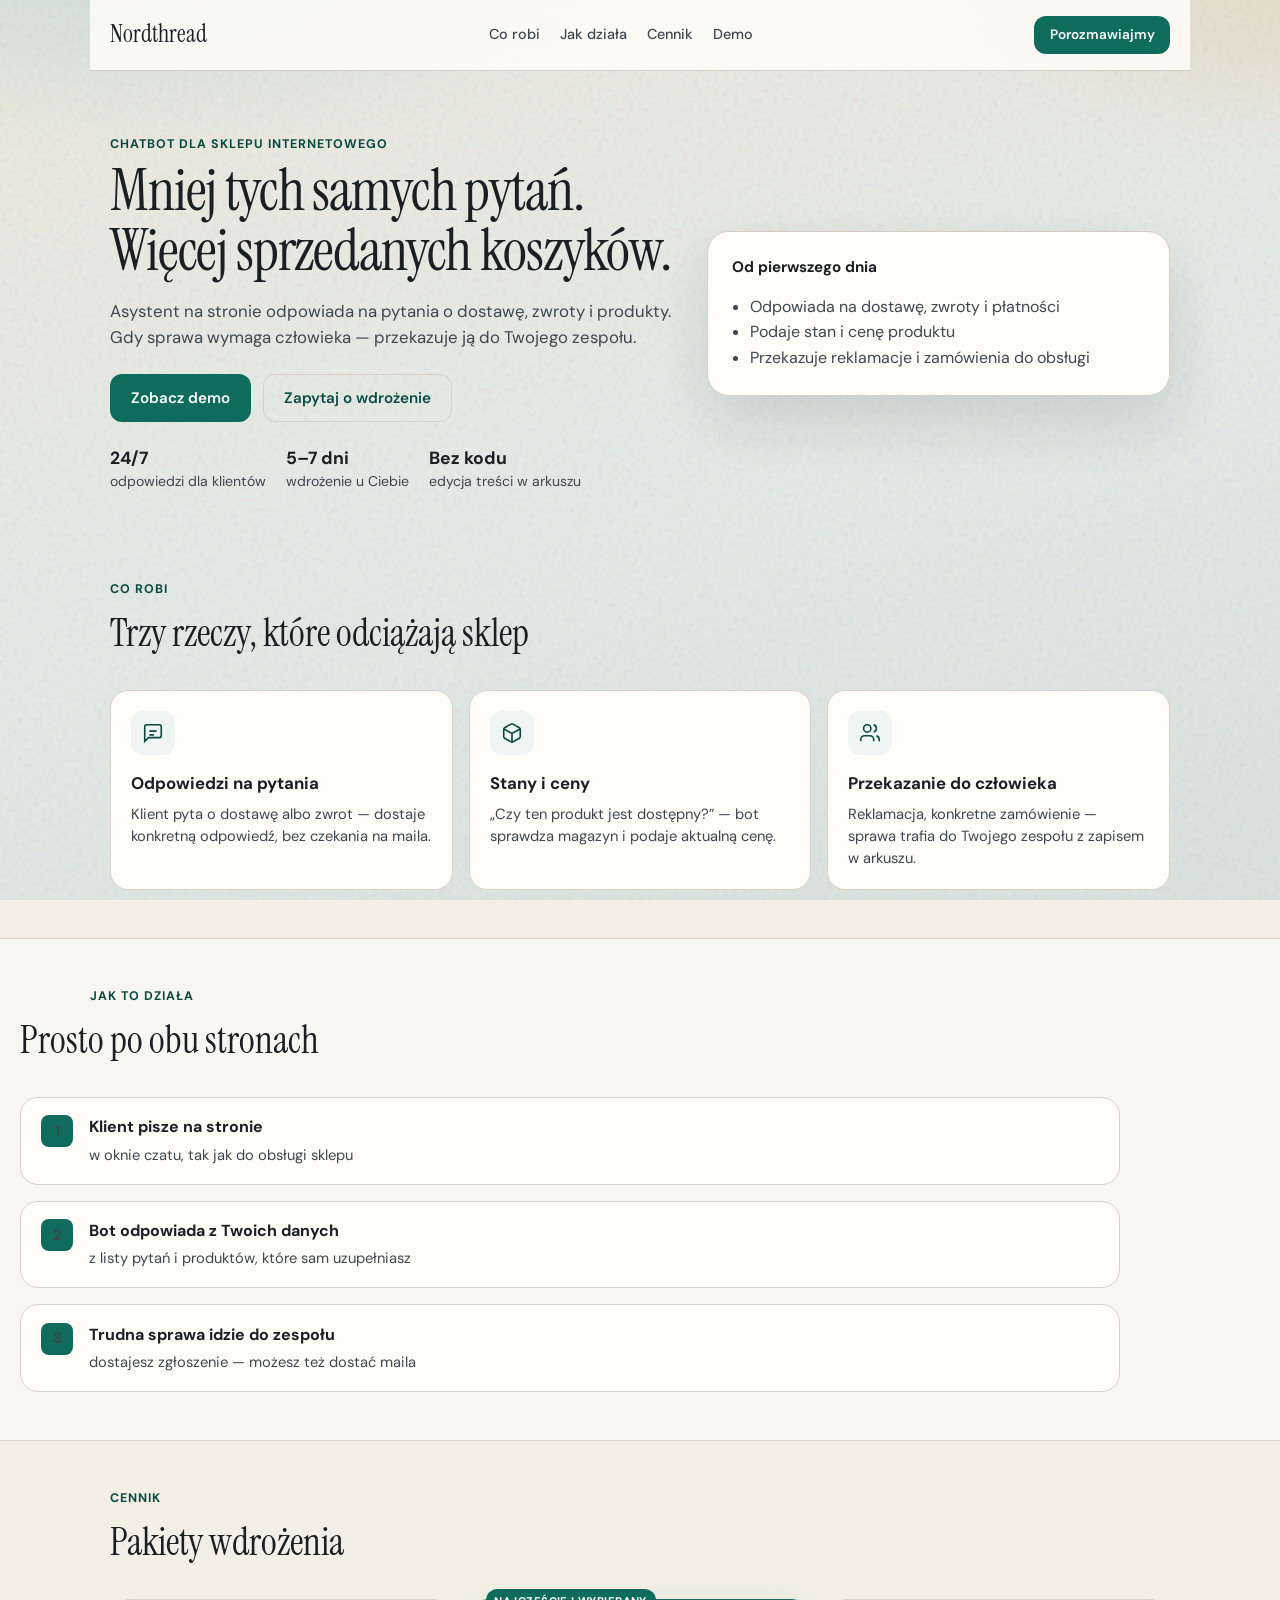
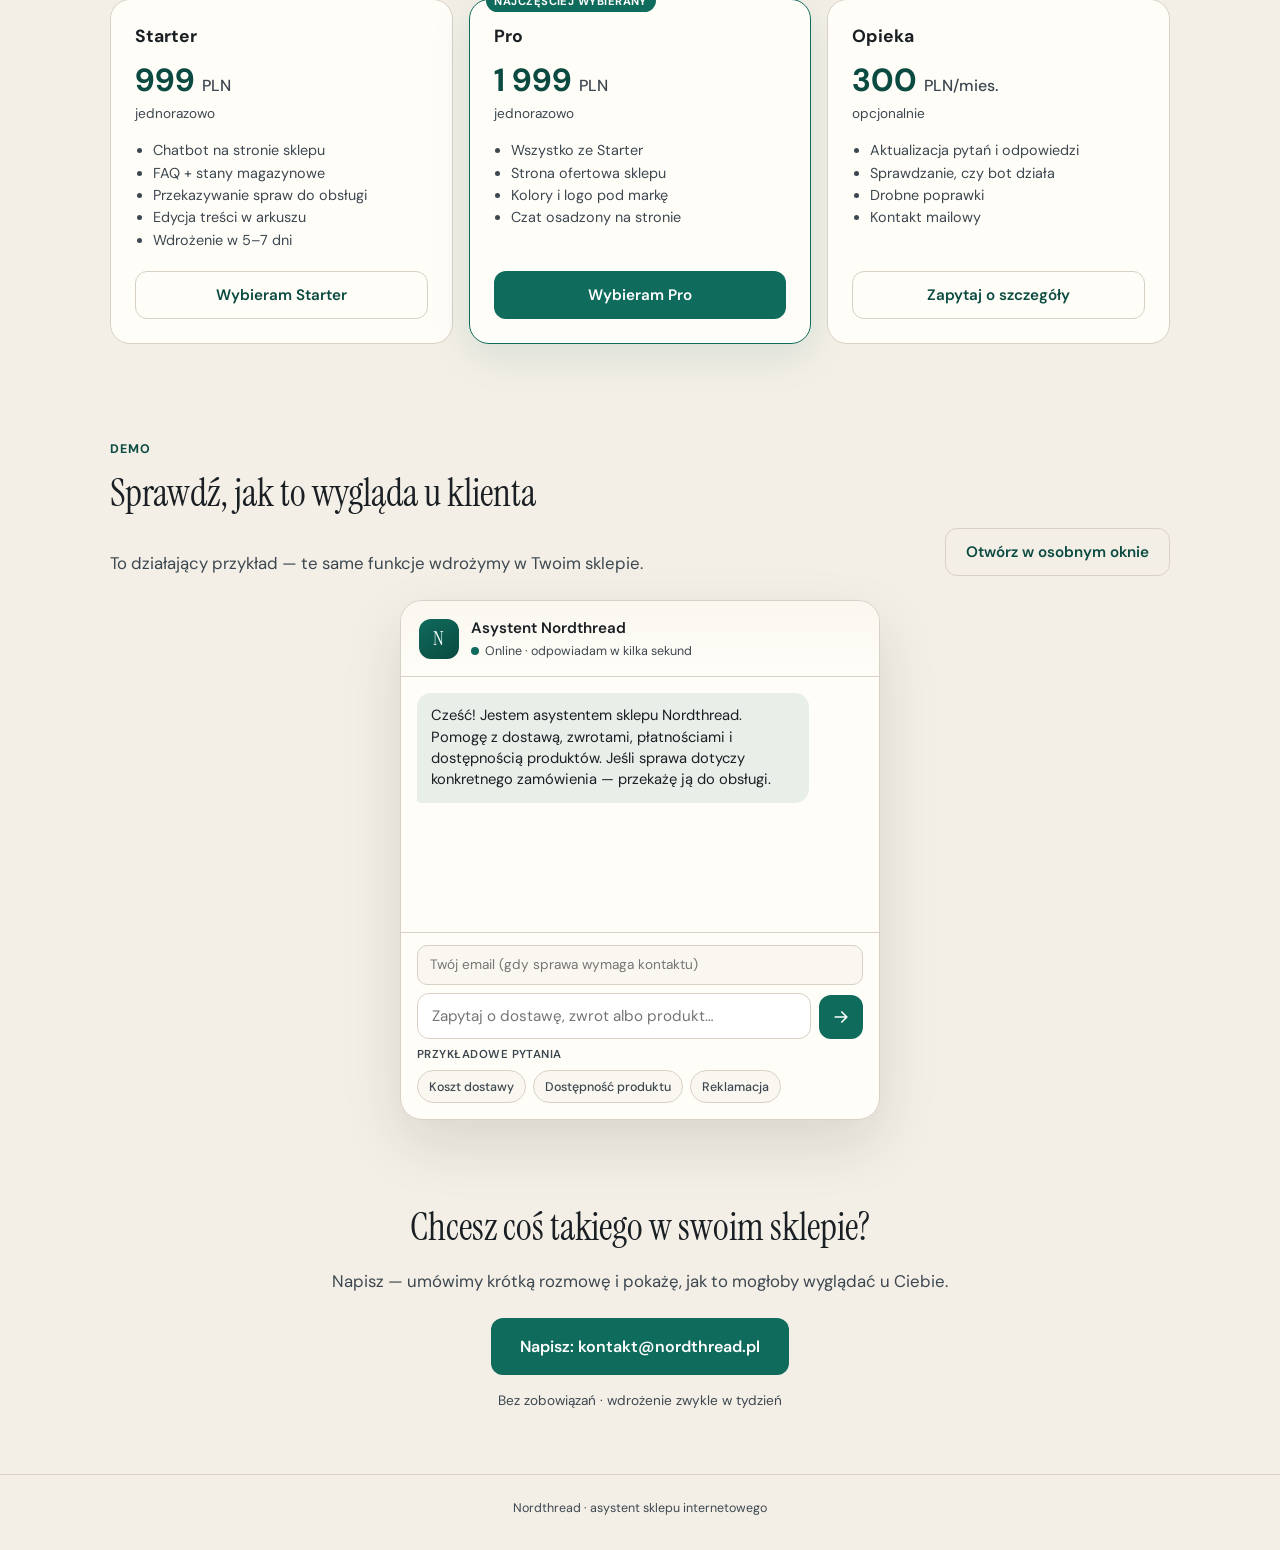
<file: index.html>
<!DOCTYPE html>
<html lang="pl">
<head>
  <meta charset="UTF-8" />
  <meta name="viewport" content="width=device-width, initial-scale=1" />
  <meta name="description" content="Chatbot dla sklepu internetowego: odpowiedzi na pytania klientów, stany magazynowe, przekazanie trudnych spraw do obsługi. Wdrożenie w 5–7 dni." />
  <title>Chatbot dla sklepu internetowego — Nordthread</title>
  <link rel="preconnect" href="https://fonts.googleapis.com" />
  <link rel="preconnect" href="https://fonts.gstatic.com" crossorigin />
  <link href="https://fonts.googleapis.com/css2?family=DM+Sans:ital,opsz,wght@0,9..40,400;0,9..40,500;0,9..40,600;0,9..40,700;1,9..40,400&family=Instrument+Serif:ital@0;1&display=swap" rel="stylesheet" />
  <link rel="stylesheet" href="styles.css" />
  <link rel="stylesheet" href="landing.css" />
</head>
<body class="landing-page">
  <div class="bg" aria-hidden="true"></div>

  <header class="lp-nav">
    <a class="lp-nav__logo" href="#">Nordthread</a>
    <nav class="lp-nav__links">
      <a href="#funkcje">Co robi</a>
      <a href="#jak-dziala">Jak działa</a>
      <a href="#cennik">Cennik</a>
      <a href="#demo">Demo</a>
    </nav>
    <a class="lp-btn lp-btn--small" id="ctaNav" href="#kontakt">Porozmawiajmy</a>
  </header>

  <main>
    <section class="lp-hero">
      <div class="lp-hero__copy">
        <p class="lp-eyebrow">Chatbot dla sklepu internetowego</p>
        <h1>Mniej tych samych pytań.<br />Więcej sprzedanych koszyków.</h1>
        <p class="lp-lead">
          Asystent na stronie odpowiada na pytania o dostawę, zwroty i produkty.
          Gdy sprawa wymaga człowieka — przekazuje ją do Twojego zespołu.
        </p>
        <div class="lp-hero__actions">
          <a class="lp-btn" href="#demo">Zobacz demo</a>
          <a class="lp-btn lp-btn--ghost" id="ctaHero" href="#kontakt">Zapytaj o wdrożenie</a>
        </div>
        <ul class="lp-hero__stats">
          <li><strong>24/7</strong> odpowiedzi dla klientów</li>
          <li><strong>5–7 dni</strong> wdrożenie u Ciebie</li>
          <li><strong>Bez kodu</strong> edycja treści w arkuszu</li>
        </ul>
      </div>
      <div class="lp-hero__card">
        <p class="lp-hero__card-title">Od pierwszego dnia</p>
        <ul>
          <li>Odpowiada na dostawę, zwroty i płatności</li>
          <li>Podaje stan i cenę produktu</li>
          <li>Przekazuje reklamacje i zamówienia do obsługi</li>
        </ul>
      </div>
    </section>

    <section class="lp-section" id="funkcje">
      <p class="lp-eyebrow">Co robi</p>
      <h2>Trzy rzeczy, które odciążają sklep</h2>
      <div class="lp-grid lp-grid--3">
        <article class="lp-card">
          <div class="lp-card__icon" aria-hidden="true">
            <svg viewBox="0 0 24 24" fill="none" stroke="currentColor" stroke-width="1.75">
              <path d="M21 15a2 2 0 0 1-2 2H7l-4 4V5a2 2 0 0 1 2-2h14a2 2 0 0 1 2 2z"/>
              <path d="M8 10h8M8 14h5"/>
            </svg>
          </div>
          <h3>Odpowiedzi na pytania</h3>
          <p>Klient pyta o dostawę albo zwrot — dostaje konkretną odpowiedź, bez czekania na maila.</p>
        </article>
        <article class="lp-card">
          <div class="lp-card__icon" aria-hidden="true">
            <svg viewBox="0 0 24 24" fill="none" stroke="currentColor" stroke-width="1.75">
              <path d="M21 16V8a2 2 0 0 0-1-1.73l-7-4a2 2 0 0 0-2 0l-7 4A2 2 0 0 0 3 8v8a2 2 0 0 0 1 1.73l7 4a2 2 0 0 0 2 0l7-4A2 2 0 0 0 21 16z"/>
              <path d="M3.3 7.7 12 12.5l8.7-4.8M12 22.5V12.5"/>
            </svg>
          </div>
          <h3>Stany i ceny</h3>
          <p>„Czy ten produkt jest dostępny?” — bot sprawdza magazyn i podaje aktualną cenę.</p>
        </article>
        <article class="lp-card">
          <div class="lp-card__icon" aria-hidden="true">
            <svg viewBox="0 0 24 24" fill="none" stroke="currentColor" stroke-width="1.75">
              <path d="M16 21v-2a4 4 0 0 0-4-4H6a4 4 0 0 0-4 4v2"/>
              <circle cx="9" cy="7" r="4"/>
              <path d="M22 21v-2a4 4 0 0 0-3-3.87M16 3.13a4 4 0 0 1 0 7.75"/>
            </svg>
          </div>
          <h3>Przekazanie do człowieka</h3>
          <p>Reklamacja, konkretne zamówienie — sprawa trafia do Twojego zespołu z zapisem w arkuszu.</p>
        </article>
      </div>
    </section>

    <section class="lp-section lp-section--muted" id="jak-dziala">
      <p class="lp-eyebrow">Jak to działa</p>
      <h2>Prosto po obu stronach</h2>
      <ol class="lp-steps">
        <li>
          <span class="lp-steps__num">1</span>
          <div>
            <strong>Klient pisze na stronie</strong>
            <span>w oknie czatu, tak jak do obsługi sklepu</span>
          </div>
        </li>
        <li>
          <span class="lp-steps__num">2</span>
          <div>
            <strong>Bot odpowiada z Twoich danych</strong>
            <span>z listy pytań i produktów, które sam uzupełniasz</span>
          </div>
        </li>
        <li>
          <span class="lp-steps__num">3</span>
          <div>
            <strong>Trudna sprawa idzie do zespołu</strong>
            <span>dostajesz zgłoszenie — możesz też dostać maila</span>
          </div>
        </li>
      </ol>
    </section>

    <section class="lp-section" id="cennik">
      <p class="lp-eyebrow">Cennik</p>
      <h2>Pakiety wdrożenia</h2>
      <div class="lp-grid lp-grid--3 lp-pricing">
        <article class="lp-price">
          <h3>Starter</h3>
          <p class="lp-price__amount">999 <span>PLN</span></p>
          <p class="lp-price__note">jednorazowo</p>
          <ul>
            <li>Chatbot na stronie sklepu</li>
            <li>FAQ + stany magazynowe</li>
            <li>Przekazywanie spraw do obsługi</li>
            <li>Edycja treści w arkuszu</li>
            <li>Wdrożenie w 5–7 dni</li>
          </ul>
          <a class="lp-btn lp-btn--ghost lp-btn--block" id="ctaStarter" href="#kontakt">Wybieram Starter</a>
        </article>
        <article class="lp-price lp-price--featured">
          <p class="lp-price__badge">Najczęściej wybierany</p>
          <h3>Pro</h3>
          <p class="lp-price__amount">1 999 <span>PLN</span></p>
          <p class="lp-price__note">jednorazowo</p>
          <ul>
            <li>Wszystko ze Starter</li>
            <li>Strona ofertowa sklepu</li>
            <li>Kolory i logo pod markę</li>
            <li>Czat osadzony na stronie</li>
          </ul>
          <a class="lp-btn lp-btn--block" id="ctaPro" href="#kontakt">Wybieram Pro</a>
        </article>
        <article class="lp-price">
          <h3>Opieka</h3>
          <p class="lp-price__amount">300 <span>PLN/mies.</span></p>
          <p class="lp-price__note">opcjonalnie</p>
          <ul>
            <li>Aktualizacja pytań i odpowiedzi</li>
            <li>Sprawdzanie, czy bot działa</li>
            <li>Drobne poprawki</li>
            <li>Kontakt mailowy</li>
          </ul>
          <a class="lp-btn lp-btn--ghost lp-btn--block" href="#kontakt">Zapytaj o szczegóły</a>
        </article>
      </div>
    </section>

    <section class="lp-section lp-section--demo" id="demo">
      <div class="lp-demo__header">
        <div>
          <p class="lp-eyebrow">Demo</p>
          <h2>Sprawdź, jak to wygląda u klienta</h2>
          <p class="lp-lead">To działający przykład — te same funkcje wdrożymy w Twoim sklepie.</p>
        </div>
        <a class="lp-btn lp-btn--ghost" href="chat.html">Otwórz w osobnym oknie</a>
      </div>
      <div class="lp-demo__chat">
        <section class="chat chat--embedded" aria-label="Czat demo">
          <div class="chat__header">
            <div class="chat__avatar" aria-hidden="true">N</div>
            <div class="chat__header-text">
              <p class="chat__name">Asystent Nordthread</p>
              <p class="chat__status" id="statusLine">
                <span class="chat__status-dot" aria-hidden="true"></span>
                <span id="statusText">Online · odpowiadam w kilka sekund</span>
              </p>
            </div>
          </div>
          <div class="chat__messages" id="messages" role="log" aria-live="polite"></div>
          <form class="chat__form" id="chatForm">
            <div class="chat__email-wrap">
              <label class="sr-only" for="email">Email</label>
              <input type="email" id="email" name="email" class="chat__email" placeholder="Twój email (gdy sprawa wymaga kontaktu)" autocomplete="email" />
            </div>
            <div class="chat__compose">
              <label class="sr-only" for="message">Twoje pytanie</label>
              <textarea id="message" name="message" rows="1" required placeholder="Zapytaj o dostawę, zwrot albo produkt…"></textarea>
              <button type="submit" id="sendBtn" aria-label="Wyślij">
                <svg width="20" height="20" viewBox="0 0 24 24" fill="none" aria-hidden="true">
                  <path d="M5 12h14M13 6l6 6-6 6" stroke="currentColor" stroke-width="2" stroke-linecap="round" stroke-linejoin="round"/>
                </svg>
              </button>
            </div>
          </form>
          <div class="chat__hints" id="hints">
            <p class="chat__hints-label">Przykładowe pytania</p>
            <div class="chat__hints-row">
              <button type="button" data-q="Ile kosztuje dostawa?">Koszt dostawy</button>
              <button type="button" data-q="Czy macie PROD-001? Jaki jest stan i cena?">Dostępność produktu</button>
              <button type="button" data-q="Chcę złożyć reklamację na zamówienie nr 12345">Reklamacja</button>
            </div>
          </div>
        </section>
      </div>
    </section>

    <section class="lp-section lp-cta" id="kontakt">
      <h2>Chcesz coś takiego w swoim sklepie?</h2>
      <p class="lp-lead">Napisz — umówimy krótką rozmowę i pokażę, jak to mogłoby wyglądać u Ciebie.</p>
      <a class="lp-btn lp-btn--large" id="ctaContact" href="#">Napisz: kontakt@nordthread.pl</a>
      <p class="lp-cta__note">Bez zobowiązań · wdrożenie zwykle w tydzień</p>
    </section>
  </main>

  <footer class="lp-footer">
    <p>Nordthread · asystent sklepu internetowego</p>
  </footer>

  <script src="config.js"></script>
  <script src="landing.js"></script>
  <script src="app.js"></script>
</body>
</html>
</file>
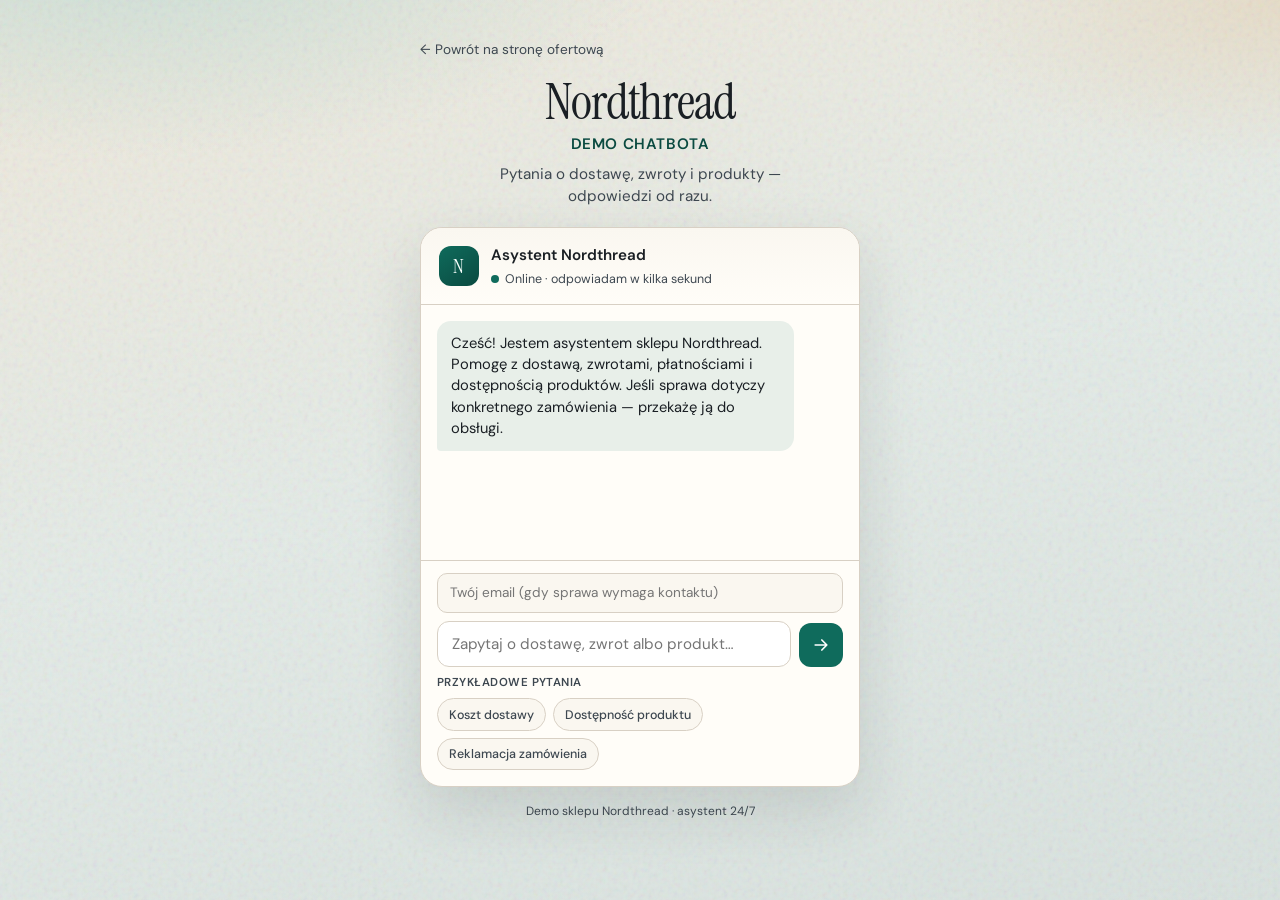
<file: chat.html>
<!DOCTYPE html>
<html lang="pl">
<head>
  <meta charset="UTF-8" />
  <meta name="viewport" content="width=device-width, initial-scale=1" />
  <title>Nordthread — Demo chatbota</title>
  <link rel="preconnect" href="https://fonts.googleapis.com" />
  <link rel="preconnect" href="https://fonts.gstatic.com" crossorigin />
  <link href="https://fonts.googleapis.com/css2?family=DM+Sans:ital,opsz,wght@0,9..40,400;0,9..40,500;0,9..40,600;0,9..40,700;1,9..40,400&family=Instrument+Serif:ital@0;1&display=swap" rel="stylesheet" />
  <link rel="stylesheet" href="styles.css" />
</head>
<body>
  <div class="bg" aria-hidden="true"></div>

  <main class="shell">
    <p class="back-link"><a href="index.html">← Powrót na stronę ofertową</a></p>

    <header class="brand">
      <p class="brand__mark">Nordthread</p>
      <h1 class="brand__title">Demo chatbota</h1>
      <p class="brand__sub">Pytania o dostawę, zwroty i produkty — odpowiedzi od razu.</p>
    </header>

    <section class="chat" aria-label="Czat z asystentem">
      <div class="chat__header">
        <div class="chat__avatar" aria-hidden="true">N</div>
        <div class="chat__header-text">
          <p class="chat__name">Asystent Nordthread</p>
          <p class="chat__status" id="statusLine">
            <span class="chat__status-dot" aria-hidden="true"></span>
            <span id="statusText">Online · odpowiadam w kilka sekund</span>
          </p>
        </div>
      </div>

      <div class="chat__messages" id="messages" role="log" aria-live="polite"></div>

      <form class="chat__form" id="chatForm">
        <div class="chat__email-wrap">
          <label class="sr-only" for="email">Email</label>
          <input
            type="email"
            id="email"
            name="email"
            class="chat__email"
            placeholder="Twój email (gdy sprawa wymaga kontaktu)"
            autocomplete="email"
          />
        </div>
        <div class="chat__compose">
          <label class="sr-only" for="message">Twoje pytanie</label>
          <textarea
            id="message"
            name="message"
            rows="1"
            required
            placeholder="Zapytaj o dostawę, zwrot albo produkt…"
          ></textarea>
          <button type="submit" id="sendBtn" aria-label="Wyślij">
            <svg width="20" height="20" viewBox="0 0 24 24" fill="none" aria-hidden="true">
              <path d="M5 12h14M13 6l6 6-6 6" stroke="currentColor" stroke-width="2" stroke-linecap="round" stroke-linejoin="round"/>
            </svg>
          </button>
        </div>
      </form>

      <div class="chat__hints" id="hints">
        <p class="chat__hints-label">Przykładowe pytania</p>
        <div class="chat__hints-row">
          <button type="button" data-q="Ile kosztuje dostawa?">Koszt dostawy</button>
          <button type="button" data-q="Czy macie PROD-001? Jaki jest stan i cena?">Dostępność produktu</button>
          <button type="button" data-q="Chcę złożyć reklamację na zamówienie nr 12345">Reklamacja zamówienia</button>
        </div>
      </div>
    </section>

    <p class="footnote">Demo sklepu Nordthread · asystent 24/7</p>
  </main>

  <script src="config.js"></script>
  <script src="app.js"></script>
</body>
</html>
</file>
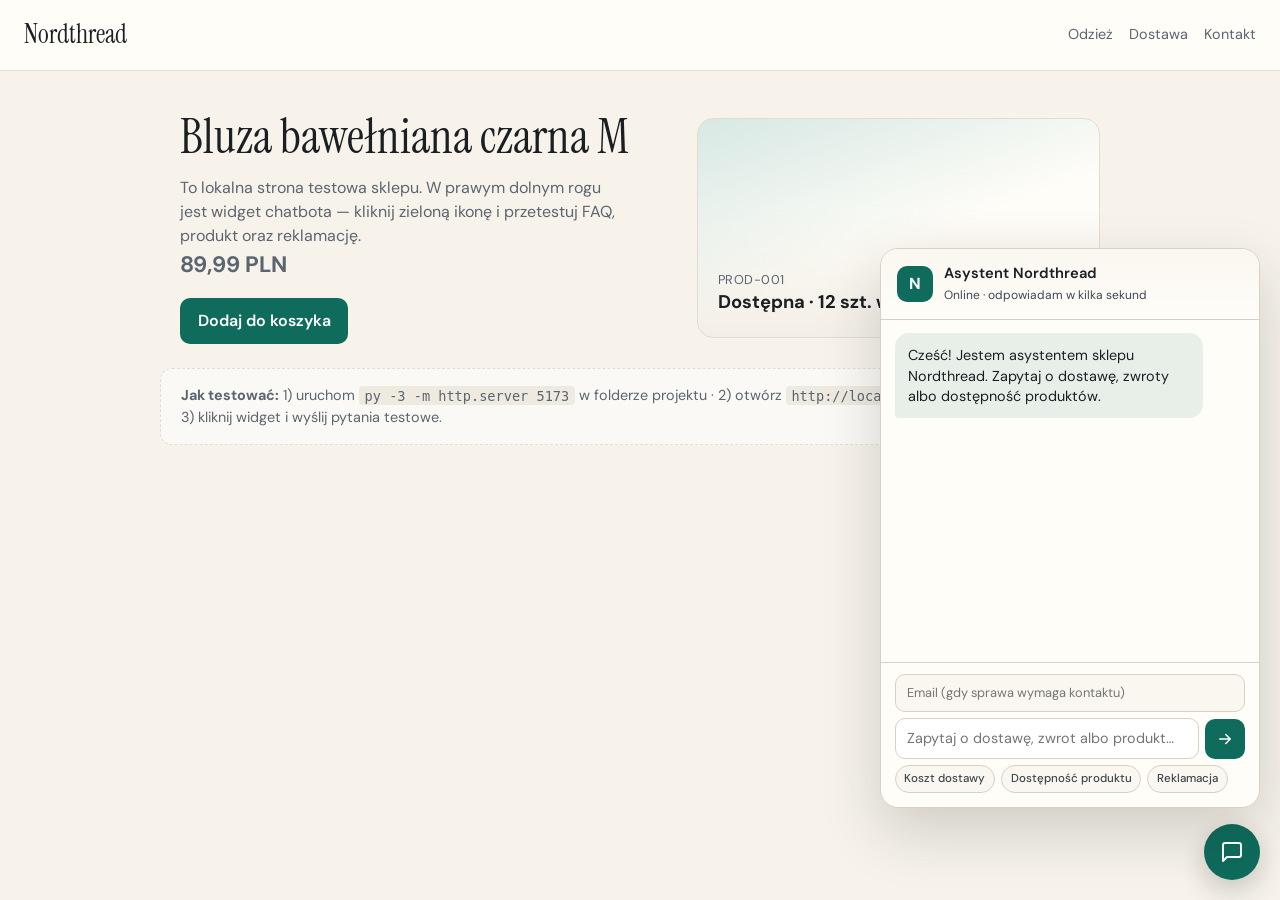
<file: shop-demo.html>
<!DOCTYPE html>
<html lang="pl">
<head>
  <meta charset="UTF-8" />
  <meta name="viewport" content="width=device-width, initial-scale=1" />
  <title>Demo sklepu — test widgetu chatbota</title>
  <link rel="preconnect" href="https://fonts.googleapis.com" />
  <link rel="preconnect" href="https://fonts.gstatic.com" crossorigin />
  <link href="https://fonts.googleapis.com/css2?family=DM+Sans:wght@400;500;600;700&family=Instrument+Serif&display=swap" rel="stylesheet" />
  <style>
    :root {
      --ink: #1a1f24;
      --soft: #5a6570;
      --line: #e2ddd4;
      --bg: #f7f3ea;
      --card: #fffdf8;
      --accent: #0f6b5c;
    }
    * { box-sizing: border-box; }
    body {
      margin: 0;
      font-family: "DM Sans", system-ui, sans-serif;
      color: var(--ink);
      background: var(--bg);
      line-height: 1.5;
    }
    .top {
      display: flex;
      justify-content: space-between;
      align-items: center;
      padding: 1rem 1.5rem;
      background: var(--card);
      border-bottom: 1px solid var(--line);
    }
    .logo {
      font-family: "Instrument Serif", Georgia, serif;
      font-size: 1.6rem;
      margin: 0;
    }
    .nav { display: flex; gap: 1rem; font-size: 0.9rem; color: var(--soft); }
    .hero {
      max-width: 960px;
      margin: 0 auto;
      padding: 2.5rem 1.25rem 1.5rem;
      display: grid;
      gap: 1.5rem;
    }
    @media (min-width: 800px) {
      .hero { grid-template-columns: 1.1fr 0.9fr; align-items: center; }
    }
    .hero h1 {
      font-family: "Instrument Serif", Georgia, serif;
      font-size: clamp(2rem, 5vw, 3rem);
      font-weight: 400;
      margin: 0 0 0.75rem;
      line-height: 1.1;
    }
    .hero p { margin: 0; color: var(--soft); max-width: 40ch; }
    .price { margin-top: 1rem; font-size: 1.4rem; font-weight: 700; color: var(--accent); }
    .btn {
      display: inline-block;
      margin-top: 1rem;
      padding: 0.7rem 1.1rem;
      background: var(--accent);
      color: #fff;
      text-decoration: none;
      border-radius: 10px;
      font-weight: 600;
    }
    .product-card {
      background: var(--card);
      border: 1px solid var(--line);
      border-radius: 16px;
      padding: 1.25rem;
      min-height: 220px;
      display: flex;
      flex-direction: column;
      justify-content: flex-end;
      background-image:
        linear-gradient(160deg, #d7e8e3 0%, transparent 55%),
        linear-gradient(180deg, #fffdf8 40%, #f3efe6 100%);
    }
    .product-card span {
      font-size: 0.8rem;
      color: var(--soft);
      text-transform: uppercase;
      letter-spacing: 0.04em;
    }
    .product-card strong { font-size: 1.15rem; }
    .note {
      max-width: 960px;
      margin: 0 auto 3rem;
      padding: 1rem 1.25rem;
      border: 1px dashed var(--line);
      border-radius: 12px;
      background: rgba(255,255,255,0.5);
      color: var(--soft);
      font-size: 0.9rem;
    }
    .note code {
      background: #efeae0;
      padding: 0.1rem 0.35rem;
      border-radius: 4px;
      font-size: 0.85rem;
    }
  </style>
</head>
<body>
  <header class="top">
    <p class="logo">Nordthread</p>
    <div class="nav">
      <span>Odzież</span>
      <span>Dostawa</span>
      <span>Kontakt</span>
    </div>
  </header>

  <section class="hero">
    <div>
      <h1>Bluza bawełniana czarna M</h1>
      <p>
        To lokalna strona testowa sklepu. W prawym dolnym rogu jest widget chatbota —
        kliknij zieloną ikonę i przetestuj FAQ, produkt oraz reklamację.
      </p>
      <p class="price">89,99 PLN</p>
      <a class="btn" href="#">Dodaj do koszyka</a>
    </div>
    <div class="product-card">
      <span>PROD-001</span>
      <strong>Dostępna · 12 szt. w magazynie</strong>
    </div>
  </section>

  <div class="note">
    <strong>Jak testować:</strong>
    1) uruchom <code>py -3 -m http.server 5173</code> w folderze projektu ·
    2) otwórz <code>http://localhost:5173/shop-demo.html</code> ·
    3) kliknij widget i wyślij pytania testowe.
  </div>

  <!-- ===== WIDGET CHATBOTA — to wklejasz też na stronie klienta ===== -->
  <script>
    window.NORDTHREAD_CHAT = {
      webhookUrl: "https://hook.eu2.make.com/13dfib3i8ufb42tf59imnk9b1e8826j9",
      shopName: "Nordthread",
      primaryColor: "#0f6b5c",
      position: "right",
      welcome:
        "Cześć! Jestem asystentem sklepu Nordthread. Zapytaj o dostawę, zwroty albo dostępność produktów.",
    };
  </script>
  <script src="widget.js" defer></script>
  <!-- =============================================================== -->
</body>
</html>
</file>
<file: styles.css>
/* Nordthread — product-first chat UI */

:root {
  --ink: #1a1f24;
  --ink-soft: #3d4750;
  --paper: #f3efe6;
  --panel: #fffdf8;
  --line: #d8d0c4;
  --accent: #0f6b5c;
  --accent-deep: #0a4a40;
  --bot: #e8efe9;
  --user: #0f6b5c;
  --warn: #8a4b1f;
  --warn-bg: #f6e8dc;
  --ok: #0f6b5c;
  --radius: 18px;
  --shadow: 0 24px 60px rgba(26, 31, 36, 0.12);
  --font: "DM Sans", system-ui, sans-serif;
  --display: "Instrument Serif", Georgia, serif;
}

*,
*::before,
*::after {
  box-sizing: border-box;
}

html,
body {
  margin: 0;
  min-height: 100%;
}

body {
  font-family: var(--font);
  color: var(--ink);
  background: var(--paper);
  line-height: 1.45;
}

.bg {
  position: fixed;
  inset: 0;
  z-index: -1;
  background:
    radial-gradient(ellipse 80% 50% at 10% -10%, #c5ddd6 0%, transparent 55%),
    radial-gradient(ellipse 60% 40% at 100% 0%, #e6dcc8 0%, transparent 45%),
    linear-gradient(165deg, #efe9dc 0%, #e4ebe7 48%, #d9e2df 100%);
}

.bg::after {
  content: "";
  position: absolute;
  inset: 0;
  opacity: 0.35;
  background-image: url("data:image/svg+xml,%3Csvg viewBox='0 0 200 200' xmlns='http://www.w3.org/2000/svg'%3E%3Cfilter id='n'%3E%3CfeTurbulence type='fractalNoise' baseFrequency='0.9' numOctaves='3' stitchTiles='stitch'/%3E%3C/filter%3E%3Crect width='100%25' height='100%25' filter='url(%23n)' opacity='0.4'/%3E%3C/svg%3E");
  pointer-events: none;
}

.shell {
  width: min(440px, calc(100% - 2rem));
  margin: 0 auto;
  padding: 2.5rem 0 2rem;
  animation: rise 0.7s ease-out both;
}

@keyframes rise {
  from {
    opacity: 0;
    transform: translateY(16px);
  }
  to {
    opacity: 1;
    transform: translateY(0);
  }
}

.brand {
  margin-bottom: 1.25rem;
  text-align: center;
}

.brand__mark {
  margin: 0 0 0.35rem;
  font-family: var(--display);
  font-size: clamp(2.4rem, 8vw, 3.2rem);
  font-weight: 400;
  letter-spacing: -0.02em;
  line-height: 1;
  color: var(--ink);
}

.brand__title {
  margin: 0;
  font-size: 0.95rem;
  font-weight: 600;
  letter-spacing: 0.04em;
  text-transform: uppercase;
  color: var(--accent-deep);
}

.brand__sub {
  margin: 0.55rem auto 0;
  max-width: 32ch;
  font-size: 0.95rem;
  color: var(--ink-soft);
}

.chat {
  background: var(--panel);
  border: 1px solid var(--line);
  border-radius: calc(var(--radius) + 4px);
  box-shadow: var(--shadow);
  overflow: hidden;
  display: flex;
  flex-direction: column;
  min-height: 560px;
  max-height: min(78vh, 720px);
  animation: panelIn 0.85s 0.12s ease-out both;
}

@keyframes panelIn {
  from {
    opacity: 0;
    transform: scale(0.98);
  }
  to {
    opacity: 1;
    transform: scale(1);
  }
}

.chat__header {
  display: flex;
  align-items: center;
  gap: 0.75rem;
  padding: 1rem 1.1rem;
  border-bottom: 1px solid var(--line);
  background: linear-gradient(180deg, #faf7f0 0%, var(--panel) 100%);
}

.chat__avatar {
  width: 40px;
  height: 40px;
  border-radius: 12px;
  display: grid;
  place-items: center;
  font-family: var(--display);
  font-size: 1.25rem;
  color: #f7fffc;
  background: linear-gradient(145deg, var(--accent) 0%, var(--accent-deep) 100%);
  flex-shrink: 0;
}

.chat__header-text {
  min-width: 0;
}

.chat__name {
  margin: 0;
  font-weight: 600;
  font-size: 0.95rem;
}

.chat__status {
  margin: 0.2rem 0 0;
  font-size: 0.78rem;
  color: var(--ink-soft);
  display: flex;
  align-items: center;
  gap: 0.4rem;
}

.chat__status-dot {
  width: 8px;
  height: 8px;
  border-radius: 50%;
  background: var(--accent);
  flex-shrink: 0;
  box-shadow: 0 0 0 0 rgba(15, 107, 92, 0.45);
  animation: pulse 2.2s ease-in-out infinite;
}

.chat--busy .chat__status-dot {
  background: #c4a35a;
  animation: none;
}

.chat--error .chat__status-dot {
  background: var(--warn);
  animation: none;
}

.chat--escalated .chat__status-dot {
  background: var(--warn);
  animation: none;
}

@keyframes pulse {
  0%,
  100% {
    box-shadow: 0 0 0 0 rgba(15, 107, 92, 0.35);
  }
  50% {
    box-shadow: 0 0 0 8px rgba(15, 107, 92, 0);
  }
}

.chat__messages {
  flex: 1;
  overflow-y: auto;
  padding: 1rem 1rem 0.75rem;
  display: flex;
  flex-direction: column;
  gap: 0.75rem;
  scroll-behavior: smooth;
}

.msg {
  display: flex;
  flex-direction: column;
  gap: 0.35rem;
  max-width: 88%;
  animation: bubbleIn 0.35s ease-out both;
}

.msg--bot {
  align-self: flex-start;
}

.msg--user {
  align-self: flex-end;
  align-items: flex-end;
}

.msg--meta {
  align-self: center;
  max-width: 100%;
}

@keyframes bubbleIn {
  from {
    opacity: 0;
    transform: translateY(8px);
  }
  to {
    opacity: 1;
    transform: translateY(0);
  }
}

.bubble {
  padding: 0.75rem 0.9rem;
  border-radius: 14px;
  font-size: 0.92rem;
  white-space: pre-wrap;
  word-break: break-word;
}

.msg--bot .bubble {
  background: var(--bot);
  color: var(--ink);
  border-bottom-left-radius: 4px;
}

.msg--user .bubble {
  background: var(--user);
  color: #f7fffc;
  border-bottom-right-radius: 4px;
}

.msg--meta .bubble {
  background: transparent;
  color: var(--ink-soft);
  font-size: 0.75rem;
  padding: 0.25rem 0.5rem;
  text-align: center;
}

.msg--error .bubble {
  background: var(--warn-bg);
  color: var(--warn);
  border: 1px solid #e5c9ad;
  border-radius: 14px;
}

.msg__badge {
  display: inline-flex;
  align-items: center;
  width: fit-content;
  padding: 0.18rem 0.5rem;
  border-radius: 999px;
  font-size: 0.68rem;
  font-weight: 600;
  letter-spacing: 0.03em;
  text-transform: uppercase;
  background: rgba(15, 107, 92, 0.12);
  color: var(--accent-deep);
}

.msg__badge--product {
  background: rgba(15, 107, 92, 0.16);
}

.msg__badge--escalated {
  background: rgba(138, 75, 31, 0.12);
  color: var(--warn);
}

.msg__badge--faq {
  background: rgba(61, 71, 80, 0.1);
  color: var(--ink-soft);
}

.notice {
  align-self: stretch;
  max-width: 100%;
  margin-top: 0.15rem;
  padding: 0.75rem 0.9rem;
  border-radius: 12px;
  border: 1px solid #e5c9ad;
  background: linear-gradient(180deg, #fff8f1 0%, #f6e8dc 100%);
  animation: bubbleIn 0.35s ease-out both;
}

.notice__title {
  margin: 0 0 0.25rem;
  font-size: 0.82rem;
  font-weight: 700;
  color: var(--warn);
}

.notice__text {
  margin: 0;
  font-size: 0.84rem;
  color: var(--ink-soft);
}

.suggestions {
  display: flex;
  flex-wrap: wrap;
  gap: 0.35rem;
  margin-top: 0.15rem;
  animation: bubbleIn 0.4s 0.05s ease-out both;
}

.suggestions button {
  border: 1px solid var(--line);
  background: #fff;
  color: var(--ink-soft);
  font: inherit;
  font-size: 0.75rem;
  font-weight: 500;
  padding: 0.35rem 0.6rem;
  border-radius: 999px;
  cursor: pointer;
  transition: border-color 0.2s, color 0.2s, background 0.2s;
}

.suggestions button:hover {
  border-color: var(--accent);
  color: var(--accent-deep);
  background: #eef5f2;
}

.typing {
  display: inline-flex;
  gap: 4px;
  padding: 0.2rem 0;
}

.typing span {
  width: 6px;
  height: 6px;
  border-radius: 50%;
  background: var(--ink-soft);
  animation: blink 1.2s infinite ease-in-out;
}

.typing span:nth-child(2) {
  animation-delay: 0.15s;
}
.typing span:nth-child(3) {
  animation-delay: 0.3s;
}

@keyframes blink {
  0%,
  80%,
  100% {
    opacity: 0.25;
    transform: translateY(0);
  }
  40% {
    opacity: 1;
    transform: translateY(-2px);
  }
}

.chat__form {
  padding: 0.75rem 1rem 0.5rem;
  border-top: 1px solid var(--line);
  display: flex;
  flex-direction: column;
  gap: 0.5rem;
}

.chat__email {
  width: 100%;
  border: 1px solid var(--line);
  border-radius: 10px;
  padding: 0.55rem 0.75rem;
  font: inherit;
  font-size: 0.85rem;
  background: #faf7f0;
  color: var(--ink);
}

.chat__email:focus,
.chat__compose textarea:focus {
  outline: 2px solid rgba(15, 107, 92, 0.35);
  outline-offset: 1px;
}

.chat__compose {
  display: flex;
  gap: 0.5rem;
  align-items: flex-end;
}

.chat__compose textarea {
  flex: 1;
  resize: none;
  border: 1px solid var(--line);
  border-radius: 12px;
  padding: 0.7rem 0.85rem;
  font: inherit;
  font-size: 0.95rem;
  max-height: 120px;
  background: #fff;
  color: var(--ink);
}

.chat__compose button {
  flex-shrink: 0;
  width: 44px;
  height: 44px;
  border: none;
  border-radius: 12px;
  background: var(--accent);
  color: #fff;
  cursor: pointer;
  display: grid;
  place-items: center;
  transition: background 0.2s ease, transform 0.15s ease;
}

.chat__compose button:hover:not(:disabled) {
  background: var(--accent-deep);
}

.chat__compose button:active:not(:disabled) {
  transform: scale(0.96);
}

.chat__compose button:disabled {
  opacity: 0.5;
  cursor: not-allowed;
}

.chat__hints {
  padding: 0 1rem 1rem;
}

.chat__hints-label {
  margin: 0 0 0.4rem;
  font-size: 0.72rem;
  font-weight: 600;
  letter-spacing: 0.04em;
  text-transform: uppercase;
  color: var(--ink-soft);
}

.chat__hints-row {
  display: flex;
  flex-wrap: wrap;
  gap: 0.4rem;
}

.chat__hints-row button {
  border: 1px solid var(--line);
  background: #faf7f0;
  color: var(--ink-soft);
  font: inherit;
  font-size: 0.78rem;
  font-weight: 500;
  padding: 0.4rem 0.7rem;
  border-radius: 999px;
  cursor: pointer;
  transition: border-color 0.2s, color 0.2s, background 0.2s;
}

.chat__hints-row button:hover {
  border-color: var(--accent);
  color: var(--accent-deep);
  background: #eef5f2;
}

.footnote {
  margin: 1rem 0 0;
  text-align: center;
  font-size: 0.75rem;
  color: var(--ink-soft);
}

.back-link {
  margin: 0 0 1rem;
  font-size: 0.85rem;
}

.back-link a {
  color: var(--ink-soft);
  text-decoration: none;
}

.back-link a:hover {
  color: var(--accent-deep);
}

.sr-only {
  position: absolute;
  width: 1px;
  height: 1px;
  padding: 0;
  margin: -1px;
  overflow: hidden;
  clip: rect(0, 0, 0, 0);
  border: 0;
}

@media (max-width: 480px) {
  .shell {
    width: calc(100% - 1rem);
    padding-top: 1.25rem;
    padding-bottom: 1.25rem;
  }

  .chat {
    min-height: 72vh;
    max-height: none;
  }

  .brand__sub {
    max-width: 28ch;
  }

  .chat__compose button {
    width: 48px;
    height: 48px;
  }
}
</file>
<file: landing.css>
/* Landing page — Nordthread offer */

.landing-page .shell {
  display: none;
}

.lp-nav {
  position: sticky;
  top: 0;
  z-index: 10;
  display: flex;
  align-items: center;
  justify-content: space-between;
  gap: 1rem;
  max-width: 1100px;
  margin: 0 auto;
  padding: 1rem 1.25rem;
  background: rgba(255, 253, 248, 0.85);
  backdrop-filter: blur(10px);
  border-bottom: 1px solid var(--line);
}

.lp-nav__logo {
  font-family: var(--display);
  font-size: 1.5rem;
  color: var(--ink);
  text-decoration: none;
}

.lp-nav__links {
  display: none;
  gap: 1.25rem;
}

.lp-nav__links a {
  color: var(--ink-soft);
  text-decoration: none;
  font-size: 0.9rem;
  font-weight: 500;
}

.lp-nav__links a:hover {
  color: var(--accent-deep);
}

.lp-btn {
  display: inline-flex;
  align-items: center;
  justify-content: center;
  padding: 0.75rem 1.25rem;
  border-radius: 12px;
  background: var(--accent);
  color: #fff;
  font: inherit;
  font-weight: 600;
  font-size: 0.95rem;
  text-decoration: none;
  border: 1px solid transparent;
  transition: background 0.2s, transform 0.15s;
}

.lp-btn:hover {
  background: var(--accent-deep);
}

.lp-btn--ghost {
  background: transparent;
  color: var(--accent-deep);
  border-color: var(--line);
}

.lp-btn--ghost:hover {
  background: #eef5f2;
}

.lp-btn--small {
  padding: 0.5rem 0.9rem;
  font-size: 0.85rem;
}

.lp-btn--large {
  padding: 1rem 1.75rem;
  font-size: 1rem;
}

.lp-btn--block {
  width: 100%;
}

.lp-hero {
  max-width: 1100px;
  margin: 0 auto;
  padding: 3rem 1.25rem 2.5rem;
  display: grid;
  gap: 2rem;
  align-items: center;
}

.lp-eyebrow {
  margin: 0 0 0.5rem;
  font-size: 0.78rem;
  font-weight: 700;
  letter-spacing: 0.08em;
  text-transform: uppercase;
  color: var(--accent-deep);
}

.lp-hero h1 {
  margin: 0 0 1rem;
  font-family: var(--display);
  font-size: clamp(2.4rem, 6vw, 3.6rem);
  font-weight: 400;
  line-height: 1.05;
  letter-spacing: -0.02em;
}

.lp-lead {
  margin: 0;
  font-size: 1.05rem;
  color: var(--ink-soft);
  max-width: 52ch;
  line-height: 1.55;
}

.lp-hero__actions {
  display: flex;
  flex-wrap: wrap;
  gap: 0.75rem;
  margin: 1.5rem 0;
}

.lp-hero__stats {
  display: flex;
  flex-wrap: wrap;
  gap: 1.25rem;
  margin: 0;
  padding: 0;
  list-style: none;
  font-size: 0.88rem;
  color: var(--ink-soft);
}

.lp-hero__stats strong {
  display: block;
  font-size: 1.1rem;
  color: var(--ink);
}

.lp-hero__card {
  background: var(--panel);
  border: 1px solid var(--line);
  border-radius: calc(var(--radius) + 4px);
  padding: 1.5rem;
  box-shadow: var(--shadow);
}

.lp-hero__card-title {
  margin: 0 0 1rem;
  font-weight: 700;
  font-size: 0.95rem;
}

.lp-hero__card ul {
  margin: 0;
  padding-left: 1.1rem;
  color: var(--ink-soft);
  line-height: 1.6;
}

.lp-section {
  max-width: 1100px;
  margin: 0 auto;
  padding: 3rem 1.25rem;
}

.lp-section--muted {
  background: rgba(255, 255, 255, 0.45);
  border-top: 1px solid var(--line);
  border-bottom: 1px solid var(--line);
  max-width: none;
}

.lp-section--muted > * {
  max-width: 1100px;
  margin-left: auto;
  margin-right: auto;
}

.lp-section h2 {
  margin: 0 0 1.75rem;
  font-family: var(--display);
  font-size: clamp(1.8rem, 4vw, 2.4rem);
  font-weight: 400;
}

.lp-grid {
  display: grid;
  gap: 1rem;
}

.lp-grid--3 {
  grid-template-columns: 1fr;
}

.lp-card {
  background: var(--panel);
  border: 1px solid var(--line);
  border-radius: var(--radius);
  padding: 1.25rem;
}

.lp-card__icon {
  display: flex;
  align-items: center;
  justify-content: center;
  width: 44px;
  height: 44px;
  margin-bottom: 1rem;
  border-radius: 12px;
  background: #eef5f2;
  color: var(--accent-deep);
}

.lp-card__icon svg {
  width: 22px;
  height: 22px;
}

.lp-card h3 {
  margin: 0 0 0.5rem;
  font-size: 1.05rem;
}

.lp-card p {
  margin: 0;
  color: var(--ink-soft);
  font-size: 0.92rem;
  line-height: 1.5;
}

.lp-steps {
  margin: 0;
  padding: 0;
  list-style: none;
  display: grid;
  gap: 1rem;
}

.lp-steps li {
  display: flex;
  align-items: flex-start;
  gap: 1rem;
  background: var(--panel);
  border: 1px solid var(--line);
  border-radius: var(--radius);
  padding: 1.1rem 1.25rem;
}

.lp-steps__num {
  flex-shrink: 0;
  display: grid;
  place-items: center;
  width: 2rem;
  height: 2rem;
  border-radius: 8px;
  background: var(--accent);
  color: #fff;
  font-size: 0.85rem;
  font-weight: 700;
}

.lp-steps strong {
  display: block;
  margin-bottom: 0.25rem;
}

.lp-steps span {
  color: var(--ink-soft);
  font-size: 0.92rem;
}

.lp-price {
  position: relative;
  background: var(--panel);
  border: 1px solid var(--line);
  border-radius: calc(var(--radius) + 2px);
  padding: 1.5rem;
  display: flex;
  flex-direction: column;
}

.lp-price--featured {
  border-color: var(--accent);
  box-shadow: 0 12px 40px rgba(15, 107, 92, 0.12);
}

.lp-price__badge {
  position: absolute;
  top: -0.65rem;
  left: 1rem;
  margin: 0;
  padding: 0.2rem 0.55rem;
  background: var(--accent);
  color: #fff;
  font-size: 0.7rem;
  font-weight: 700;
  text-transform: uppercase;
  letter-spacing: 0.04em;
  border-radius: 999px;
}

.lp-price h3 {
  margin: 0 0 0.5rem;
  font-size: 1.1rem;
}

.lp-price__amount {
  margin: 0;
  font-size: 2rem;
  font-weight: 700;
  color: var(--accent-deep);
}

.lp-price__amount span {
  font-size: 1rem;
  font-weight: 500;
  color: var(--ink-soft);
}

.lp-price__note {
  margin: 0 0 1rem;
  font-size: 0.85rem;
  color: var(--ink-soft);
}

.lp-price ul {
  margin: 0 0 1.25rem;
  padding-left: 1.1rem;
  flex: 1;
  color: var(--ink-soft);
  font-size: 0.9rem;
  line-height: 1.55;
}

.lp-section--demo {
  padding-bottom: 2rem;
}

.lp-demo__header {
  display: flex;
  flex-direction: column;
  gap: 1rem;
  margin-bottom: 1.5rem;
}

.lp-demo__chat {
  max-width: 480px;
  margin: 0 auto;
}

.chat--embedded {
  min-height: 520px;
  max-height: 620px;
}

.lp-cta {
  text-align: center;
  padding-bottom: 4rem;
}

.lp-cta h2 {
  margin-bottom: 0.75rem;
}

.lp-cta .lp-lead {
  margin: 0 auto 1.5rem;
}

.lp-cta__note {
  margin: 1rem 0 0;
  font-size: 0.85rem;
  color: var(--ink-soft);
}

.lp-footer {
  text-align: center;
  padding: 1.5rem 1rem 2rem;
  font-size: 0.78rem;
  color: var(--ink-soft);
  border-top: 1px solid var(--line);
}

.lp-footer p {
  margin: 0;
}

@media (min-width: 720px) {
  .lp-nav__links {
    display: flex;
  }

  .lp-hero {
    grid-template-columns: 1.1fr 0.9fr;
    padding-top: 4rem;
  }

  .lp-grid--3 {
    grid-template-columns: repeat(3, 1fr);
  }

  .lp-demo__header {
    flex-direction: row;
    align-items: flex-end;
    justify-content: space-between;
  }
}
</file>
